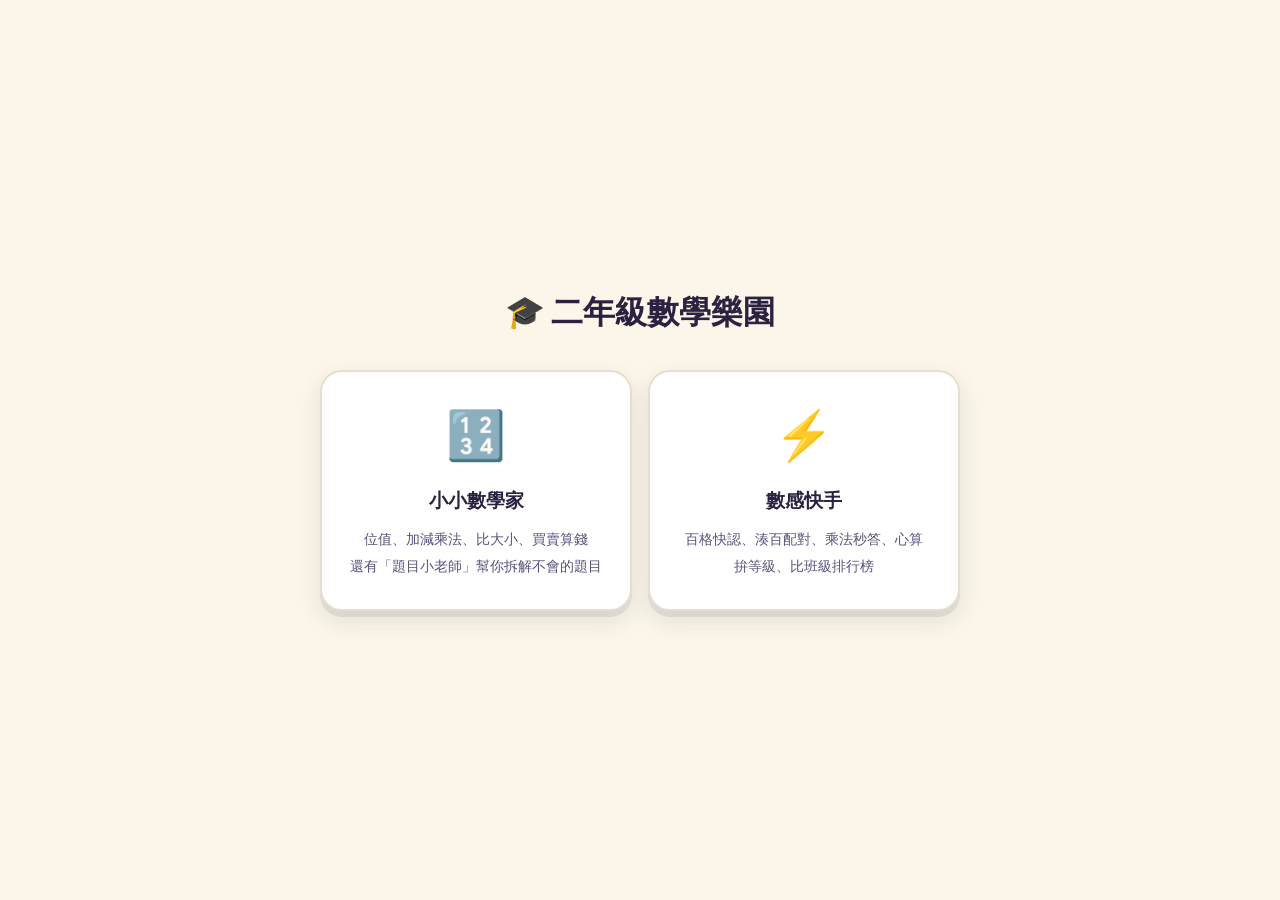
<file: index.html>
<!doctype html>
<html lang="zh-Hant">
<head>
<meta charset="utf-8">
<meta name="viewport" content="width=device-width, initial-scale=1">
<title>二年級數學樂園</title>
<link rel="preconnect" href="https://fonts.googleapis.com">
<link href="https://fonts.googleapis.com/css2?family=Baloo+2:wght@600;700;800&display=swap" rel="stylesheet">
<style>
  :root{
    --ink:#2b2140; --ink-soft:#5b527a; --bg:#fbf6e9; --bg2:#eef5e6;
    --card:#ffffff; --card-border:#e7ded0; --accent:#ff6b4a; --accent-ink:#ffffff; --accent2:#2f9e8f;
    --shadow: 0 6px 0 rgba(43,33,64,0.08), 0 10px 24px rgba(43,33,64,0.10);
  }
  @media (prefers-color-scheme: dark){
    :root{
      --ink:#f1ece0; --ink-soft:#c9c2df; --bg:#1b2420; --bg2:#212c26;
      --card:#26332c; --card-border:#3a4a40; --accent:#ff8a68; --accent-ink:#26170f; --accent2:#4bc2b0;
      --shadow: 0 6px 0 rgba(0,0,0,0.25), 0 10px 24px rgba(0,0,0,0.35);
    }
  }
  *{box-sizing:border-box;}
  body{
    margin:0; background:var(--bg); color:var(--ink); min-height:100vh;
    font-family:"Baloo 2","PingFang TC","Microsoft JhengHei","Heiti TC",-apple-system,sans-serif;
    display:flex; align-items:center; justify-content:center; padding:24px;
  }
  .wrap{ max-width:640px; width:100%; text-align:center; }
  h1{ font-size:clamp(24px,5vw,32px); font-weight:800; margin:0 0 30px; }
  .cards{ display:grid; grid-template-columns:1fr; gap:16px; }
  @media (min-width:520px){ .cards{ grid-template-columns:1fr 1fr; } }
  a.card{
    display:flex; flex-direction:column; align-items:center; gap:10px;
    background:var(--card); border:2px solid var(--card-border); border-radius:22px;
    padding:28px 18px; text-decoration:none; color:var(--ink); box-shadow:var(--shadow);
    transition:transform .08s ease;
  }
  a.card:active{ transform:translateY(3px); box-shadow:none; }
  a.card .icon{ font-size:48px; }
  a.card .title{ font-size:19px; font-weight:800; }
  a.card .desc{ font-size:14px; color:var(--ink-soft); line-height:1.9; }
</style>
</head>
<body>
<div class="wrap">
  <h1>🎓 二年級數學樂園</h1>
  <div class="cards">
    <a class="card" href="math-helper.html">
      <span class="icon">🔢</span>
      <span class="title">小小數學家</span>
      <span class="desc">位值、加減乘法、比大小、買賣算錢<br>還有「題目小老師」幫你拆解不會的題目</span>
    </a>
    <a class="card" href="number-sense.html">
      <span class="icon">⚡</span>
      <span class="title">數感快手</span>
      <span class="desc">百格快認、湊百配對、乘法秒答、心算<br>拚等級、比班級排行榜</span>
    </a>
  </div>
</div>
</body>
</html>
</file>
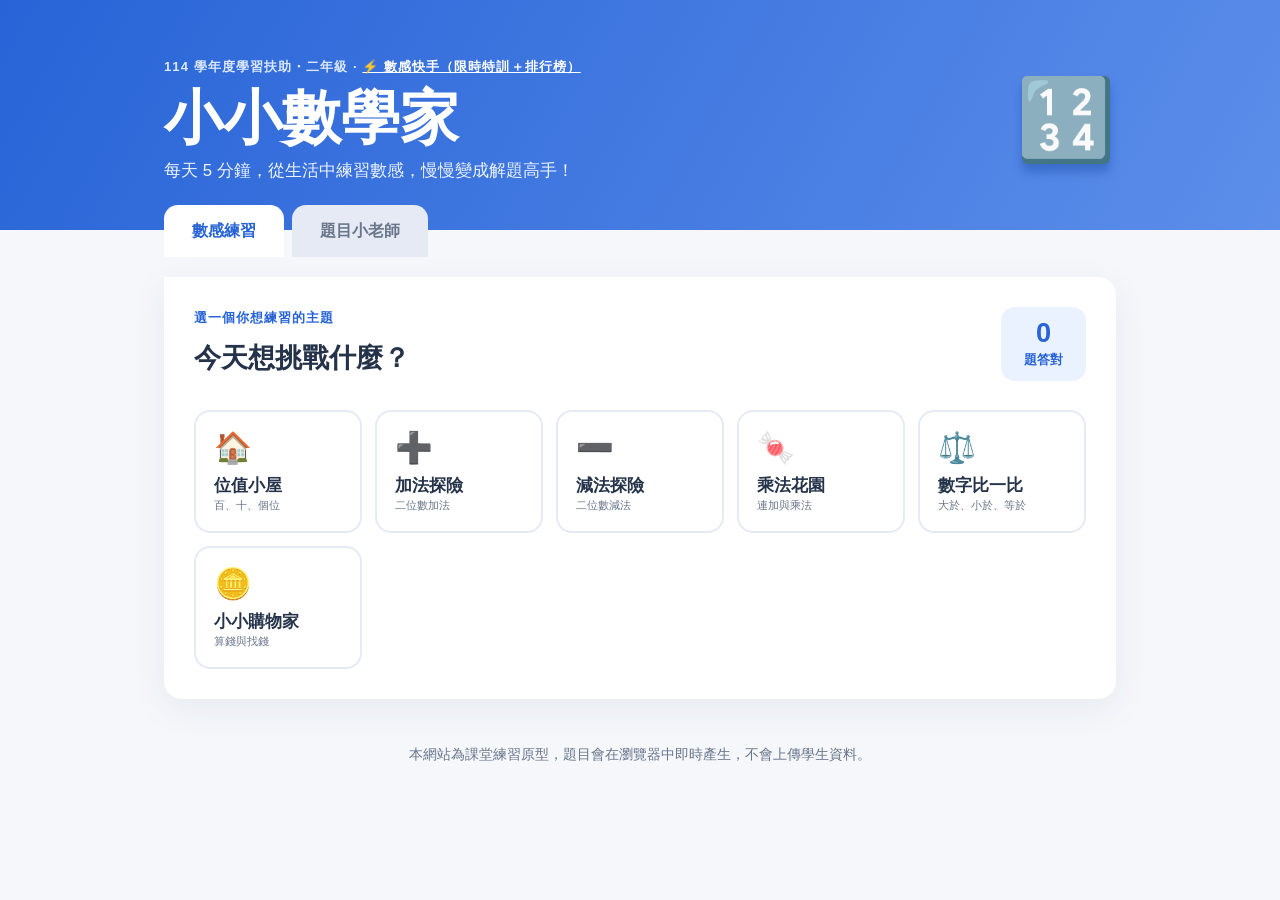
<file: math-helper.html>
<!doctype html>
<html lang="zh-Hant">
<head>
  <meta charset="utf-8">
  <meta name="viewport" content="width=device-width, initial-scale=1">
  <title>小小數學家｜二年級數感學習</title>
  <link rel="stylesheet" href="styles.css">
</head>
<body>
  <header class="hero">
    <div class="hero-inner">
      <div>
        <p class="eyebrow">114 學年度學習扶助・二年級 · <a href="number-sense.html">⚡ 數感快手（限時特訓＋排行榜）</a></p>
        <h1>小小數學家</h1>
        <p>每天 5 分鐘，從生活中練習數感，慢慢變成解題高手！</p>
      </div>
      <div class="mascot" aria-hidden="true">🔢</div>
    </div>
  </header>

  <main class="page">
    <nav class="tabs" aria-label="功能選單">
      <button class="tab active" data-tab="practice">數感練習</button>
      <button class="tab" data-tab="helper">題目小老師</button>
    </nav>

    <section id="practice" class="panel active">
      <div class="section-heading">
        <div>
          <p class="eyebrow">選一個你想練習的主題</p>
          <h2>今天想挑戰什麼？</h2>
        </div>
        <div class="score-card"><span id="streak">0</span><small>題答對</small></div>
      </div>
      <div id="topic-list" class="topic-grid"></div>
      <div id="question-card" class="question-card hidden">
        <div class="question-top">
          <span id="topic-label" class="pill"></span>
          <span id="question-count">第 1 題</span>
        </div>
        <h3 id="question-text"></h3>
        <div id="answer-area"></div>
        <div id="feedback" class="feedback" role="status"></div>
        <div class="actions">
          <button id="check-answer" class="button primary">送出答案</button>
          <button id="next-question" class="button secondary hidden">下一題</button>
          <button id="show-hint" class="text-button">給我一點提示</button>
        </div>
        <div id="hint" class="hint hidden"></div>
      </div>
    </section>

    <section id="helper" class="panel">
      <div class="section-heading">
        <div>
          <p class="eyebrow">不怕問問題</p>
          <h2>題目小老師</h2>
          <p class="section-intro">把不會的算式或題目打進來，我會用二年級能懂的方式一步一步說明。</p>
        </div>
        <div class="bot-face" aria-hidden="true">🤖</div>
      </div>
      <label for="problem-input">我不會這一題：</label>
      <textarea id="problem-input" rows="3" placeholder="例如：27 + 35 怎麼算？或是 3 盒，每盒 4 顆糖，一共有幾顆？"></textarea>
      <div class="helper-actions">
        <button id="ask-helper" class="button primary">請小老師教我</button>
        <button id="similar-problem" class="button secondary">出一道類似題</button>
      </div>
      <div id="helper-response" class="helper-response" aria-live="polite">
        <div class="empty-state">你可以先輸入一題，沒有「問錯問題」這回事喔！</div>
      </div>
    </section>
  </main>

  <footer>本網站為課堂練習原型，題目會在瀏覽器中即時產生，不會上傳學生資料。</footer>
  <script src="app.js"></script>
</body>
</html>
</file>
<file: styles.css>
:root {
  --ink: #25334a;
  --muted: #68758a;
  --blue: #2864d7;
  --blue-light: #eaf1ff;
  --yellow: #ffd76b;
  --green: #14866d;
  --green-light: #e4f7f0;
  --red: #c84f4f;
  --surface: #fff;
  --background: #f5f7fb;
  font-family: "Noto Sans TC", "Microsoft JhengHei", sans-serif;
}

* { box-sizing: border-box; }
body { margin: 0; color: var(--ink); background: var(--background); line-height: 1.6; }
.hero { background: linear-gradient(120deg, #2864d7, #5c8eea); color: #fff; }
.hero-inner { max-width: 1000px; min-height: 230px; margin: auto; padding: 48px 24px 38px; display: flex; align-items: center; justify-content: space-between; }
.eyebrow { margin: 0 0 8px; color: var(--blue); font-size: .82rem; font-weight: 800; letter-spacing: .08em; }
.hero .eyebrow { color: #dbe8ff; }
.hero .eyebrow a { color: #fff; text-decoration: underline; font-weight: 800; }
h1, h2, h3, p { margin-top: 0; }
h1 { margin-bottom: 8px; font-size: clamp(2.1rem, 6vw, 3.7rem); line-height: 1.1; }
h2 { margin-bottom: 6px; font-size: 1.7rem; }
.hero p:not(.eyebrow) { margin: 0; font-size: 1.05rem; color: #edf3ff; }
.mascot { font-size: 5rem; filter: drop-shadow(0 8px 5px #1746a266); }
.page { max-width: 1000px; margin: -25px auto 45px; padding: 0 24px; }
.tabs { display: flex; gap: 8px; margin-bottom: 20px; }
.tab { border: 0; border-radius: 14px 14px 0 0; padding: 13px 28px; color: var(--muted); background: #e5eaf4; font: inherit; font-weight: 800; cursor: pointer; }
.tab.active { color: var(--blue); background: var(--surface); }
.panel { display: none; padding: 30px; border-radius: 0 18px 18px 18px; background: var(--surface); box-shadow: 0 10px 35px #25334a12; }
.panel.active { display: block; }
.section-heading { display: flex; align-items: flex-start; justify-content: space-between; gap: 20px; margin-bottom: 25px; }
.section-intro { max-width: 640px; margin-bottom: 0; color: var(--muted); }
.score-card { display: grid; min-width: 85px; padding: 10px 13px; color: var(--blue); background: var(--blue-light); border-radius: 14px; text-align: center; }
.score-card span { font-size: 1.7rem; font-weight: 900; line-height: 1.2; }
.score-card small { font-weight: 700; }
.topic-grid { display: grid; grid-template-columns: repeat(auto-fit, minmax(160px, 1fr)); gap: 13px; }
.topic { border: 2px solid #e5eaf4; border-radius: 16px; padding: 18px; color: var(--ink); background: #fff; text-align: left; cursor: pointer; transition: .2s; }
.topic:hover, .topic.selected { border-color: var(--blue); background: var(--blue-light); transform: translateY(-2px); }
.topic-icon { display: block; margin-bottom: 8px; font-size: 1.9rem; }
.topic strong { display: block; font-size: 1.05rem; }
.topic small { color: var(--muted); }
.question-card { max-width: 700px; margin: 28px auto 0; padding: 25px; border: 2px solid #edf0f6; border-radius: 18px; }
.question-top, .actions, .helper-actions { display: flex; align-items: center; gap: 10px; flex-wrap: wrap; }
.question-top { justify-content: space-between; color: var(--muted); font-size: .9rem; }
.pill { padding: 4px 10px; border-radius: 99px; color: var(--blue); background: var(--blue-light); font-weight: 800; }
#question-text { margin: 25px 0; font-size: clamp(1.45rem, 4vw, 2rem); text-align: center; }
.answer-options { display: grid; grid-template-columns: repeat(2, 1fr); gap: 12px; }
.answer-option { border: 2px solid #e5eaf4; border-radius: 12px; padding: 12px; color: var(--ink); background: #fff; font: inherit; font-size: 1.1rem; cursor: pointer; }
.answer-option.selected { border-color: var(--blue); color: var(--blue); background: var(--blue-light); font-weight: 800; }
input, textarea { width: 100%; border: 2px solid #dfe5ef; border-radius: 12px; padding: 12px 14px; color: var(--ink); background: #fff; font: inherit; font-size: 1rem; }
input:focus, textarea:focus { outline: 3px solid #2864d733; border-color: var(--blue); }
.button { border: 0; border-radius: 10px; padding: 11px 18px; font: inherit; font-weight: 800; cursor: pointer; }
.primary { color: #fff; background: var(--blue); }
.secondary { color: var(--blue); background: var(--blue-light); }
.text-button { border: 0; margin-left: auto; color: var(--muted); background: transparent; font: inherit; cursor: pointer; text-decoration: underline; }
.feedback { min-height: 30px; margin: 16px 0 5px; font-weight: 800; }
.feedback.correct { color: var(--green); }
.feedback.wrong { color: var(--red); }
.hint { margin: 14px 0; padding: 12px 15px; border-radius: 10px; color: #725b18; background: #fff6d7; }
.helper-actions { margin: 12px 0 20px; }
.helper-response { min-height: 160px; padding: 20px; border-radius: 15px; background: #f7f9fd; }
.empty-state { color: var(--muted); text-align: center; padding: 30px 0; }
.response-title { color: var(--blue); font-weight: 900; }
.step { margin: 10px 0; padding: 10px 13px; border-left: 4px solid var(--yellow); background: #fff; }
.similar { margin-top: 18px; padding: 15px; border-radius: 12px; background: var(--green-light); }
.hidden { display: none !important; }
footer { padding: 0 24px 25px; color: var(--muted); font-size: .86rem; text-align: center; }
@media (max-width: 600px) { .hero-inner { min-height: 200px; padding: 35px 20px; } .mascot { font-size: 3.4rem; } .page { padding: 0 14px; } .panel { padding: 20px 16px; } .section-heading { flex-direction: column; } .score-card { align-self: flex-end; } .text-button { margin-left: 0; } }
</file>
